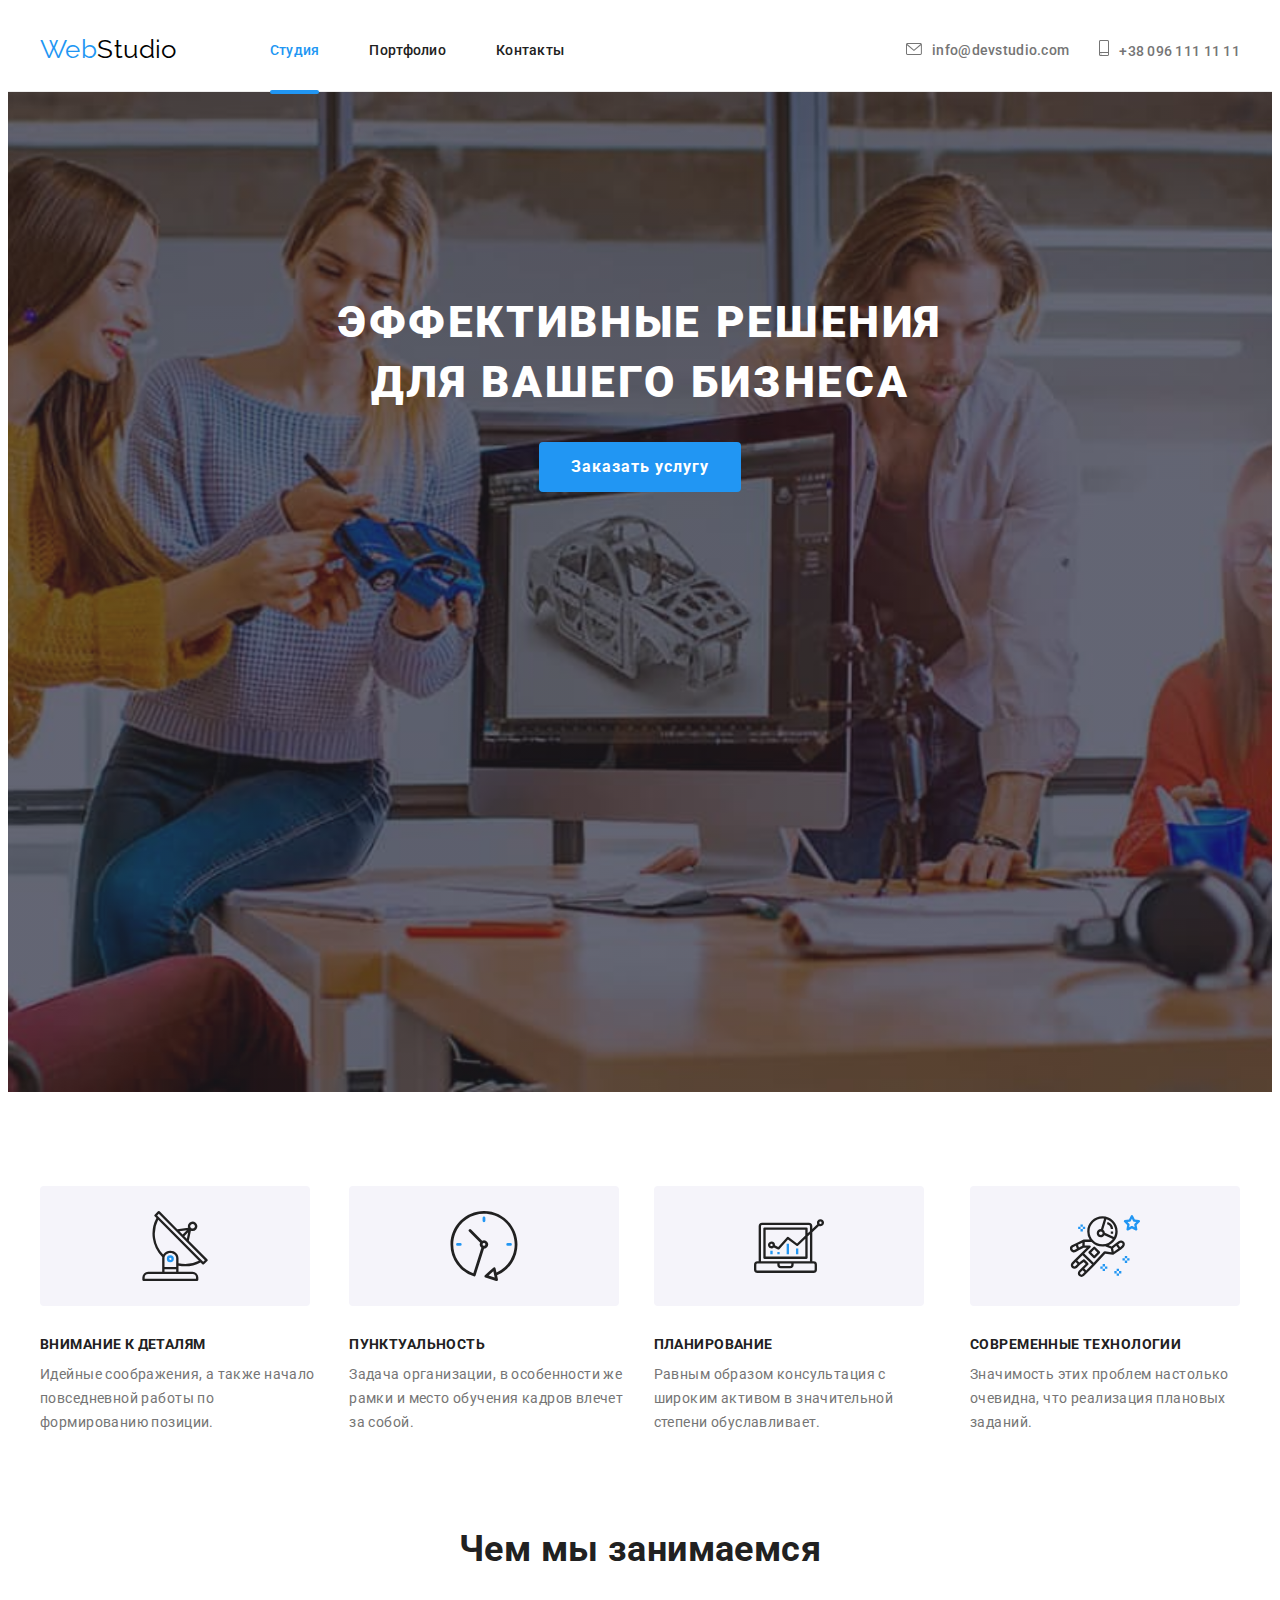
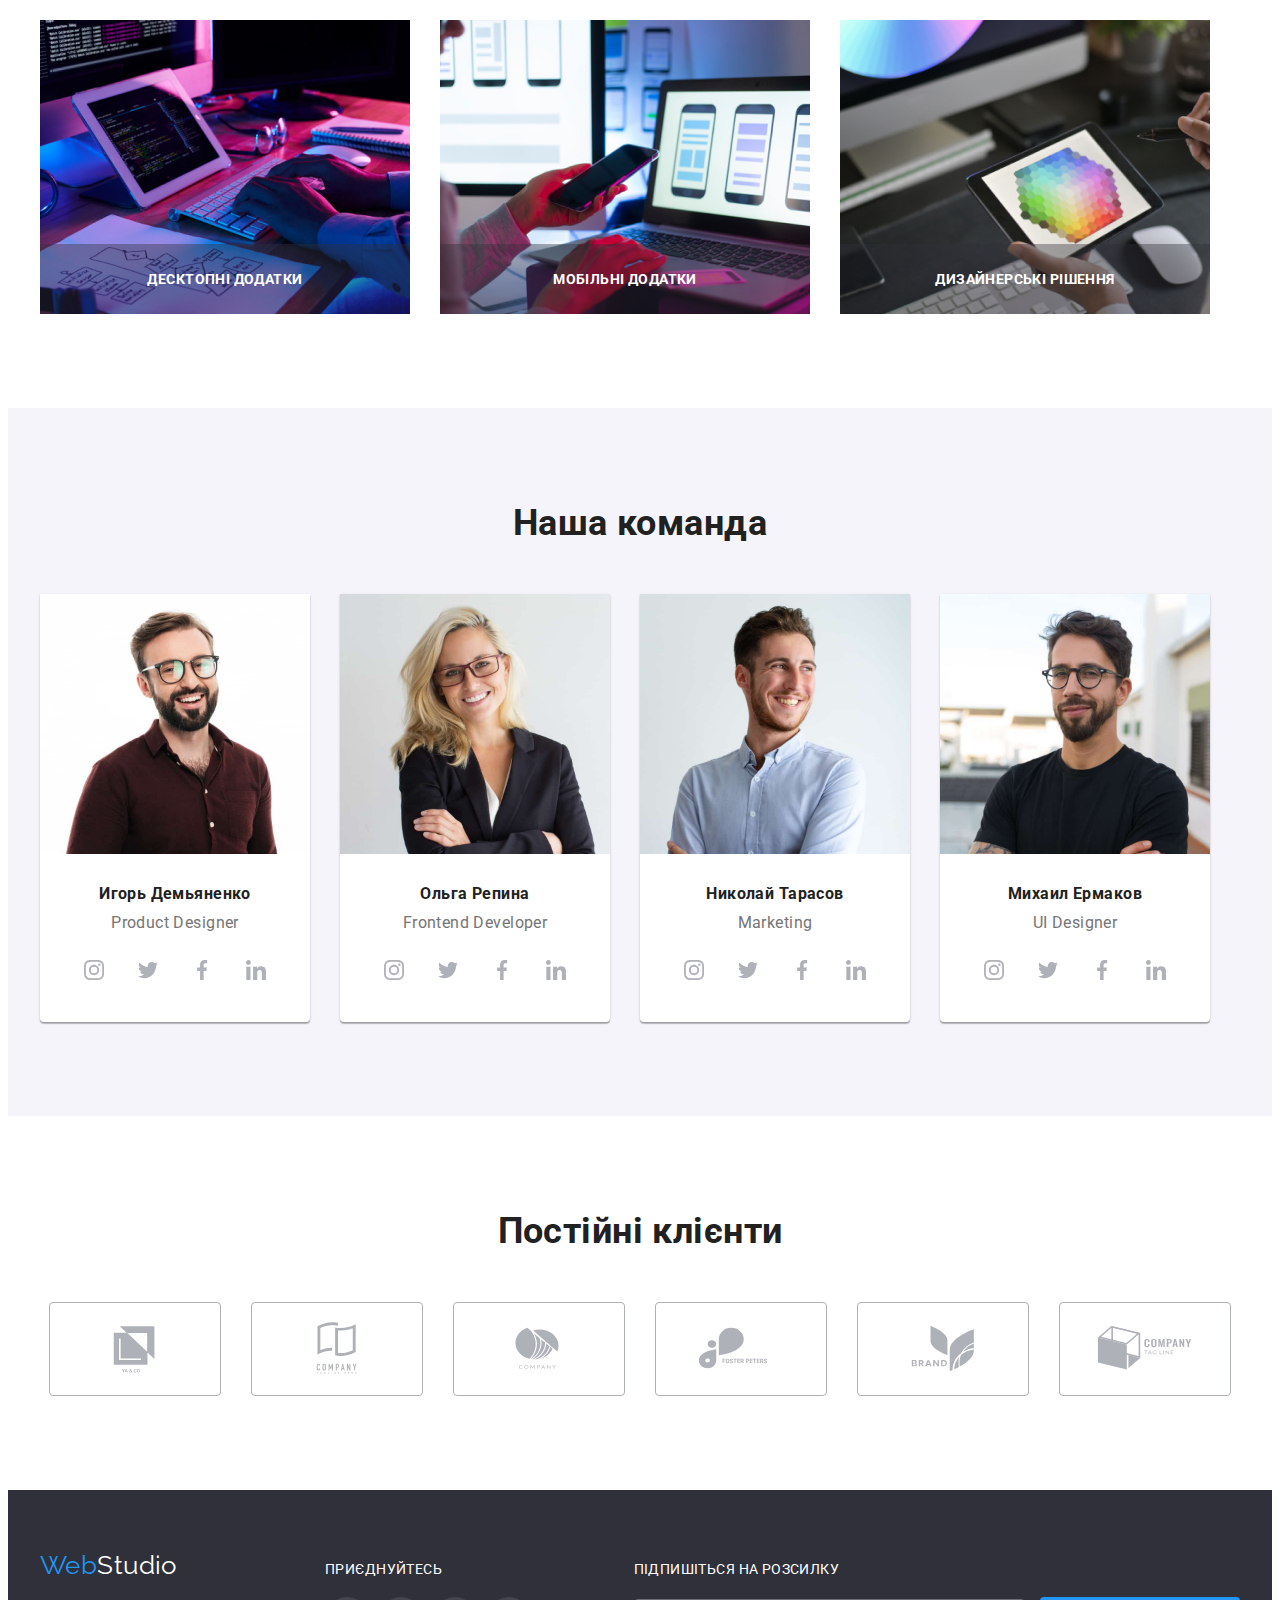
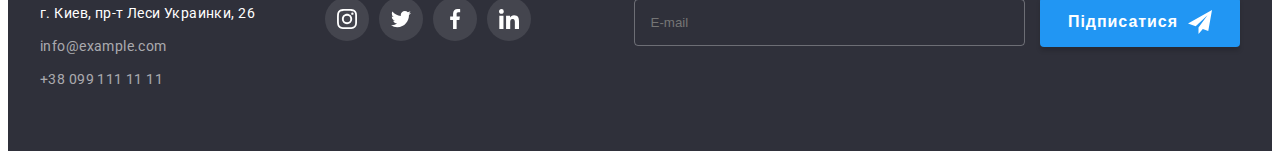
<file: index.html>
<!DOCTYPE html>
<html lang="ru">
  <head>
    <meta charset="UTF-8" />
    <meta http-equiv="X-UA-Compatible" content="IE=edge" />
    <meta name="viewport" content="width=device-width, initial-scale=1.0" />
    <title>WebStudio</title>

    <!--------------------  Font  ------------------------------------>
    <link rel="preconnect" href="https://fonts.googleapis.com" />
    <link rel="preconnect" href="https://fonts.gstatic.com" crossorigin />
    <link
      href="https://fonts.googleapis.com/css2?family=Raleway:wght@700&family=Roboto:wght@400;500;700;900&display=swap"
      rel="stylesheet"
    />

    <!-------------------  Normalize ---------------------------------------->
    <link
      rel="stylesheet"
      href="https://cdnjs.cloudflare.com/ajax/libs/modern-normalize/1.1.0/modern-normalize.min.css"
      integrity="sha512-wpPYUAdjBVSE4KJnH1VR1HeZfpl1ub8YT/NKx4PuQ5NmX2tKuGu6U/JRp5y+Y8XG2tV+wKQpNHVUX03MfMFn9Q=="
      crossorigin="anonymous"
      referrerpolicy="no-referrer"
    />

    <!------------------  Custom styles -------------------------------------------------->

    <link rel="stylesheet" href="./css/main.min.css" />
    <!-- <link rel="stylesheet" href="./css/styles.css" /> -->
  </head>

  <body data-page>
    <!----------------------------  header  -------------------------------------------------->

    <header class="header">
      <div class="header__container container">
        <nav class="nav header__nav">
          <a class="logo logo--black link" href="./index.html"
            ><span class="logo">Web</span>Studio</a
          >
          <ul class="nav__list list">
            <li class="nav__item">
              <a class="nav__link nav__link--active link" href="./index.html">Студия</a>
            </li>
            <li class="nav__item">
              <a class="nav__link link" href="./portfolio.html">Портфолио</a>
            </li>
            <li class="nav__item"><a class="nav__link link" href="#">Контакты</a></li>
          </ul>
        </nav>

        <ul class="contacts-list list">
          <li class="contacts-list__item">
            <a class="contacts-list__link link" href="mail:info@devstudio.com">
              <svg class="contacts-list__icon" width="16" height="12">
                <use href="./images/icons.svg#envelope"></use></svg
              >info@devstudio.com</a
            >
          </li>
          <li class="contacts-list__item">
            <a class="contacts-list__link link" href="tel:+380961111111"
              ><svg class="contacts-list__icon" width="10" height="16">
                <use href="./images/icons.svg#smartphone"></use></svg
              >+38 096 111 11 11</a
            >
          </li>
        </ul>
      </div>
    </header>

    <main>
      <!----------------------  hero -------------------------------------->

      <section class="hero hero--section section">
        <div class="container">
          <span class="hero__images"></span>
          <h1 class="hero__title hero__title--position">Эффективные решения для вашего бизнеса</h1>
          <button class="btn__hero btn" type="button" data-modal-open>Заказать услугу</button>
        </div>
      </section>

      <!------------------------  features  ------------------------------------------->

      <section class="section">
        <div class="container">
          <h2 class="visually-hidden">Особенности</h2>

          <ul class="features list">
            <li class="features__item">
              <div class="features__image">
                <svg class="features__icon" width="70" height="70">
                  <use href="./images/icons.svg#antenna"></use>
                </svg>
              </div>
              <h3 class="subtittle--features subtittle">Внимание к деталям</h3>
              <p class="text-features">
                Идейные соображения, а также начало повседневной работы по формированию позиции.
              </p>
            </li>
            <li class="features__item">
              <div class="features__image">
                <svg class="features__icon" width="70" height="70">
                  <use href="./images/icons.svg#clock"></use>
                </svg>
              </div>
              <h3 class="subtittle--features subtittle">Пунктуальность</h3>
              <p class="text-features">
                Задача организации, в особенности же рамки и место обучения кадров влечет за собой.
              </p>
            </li>
            <li class="features__item">
              <div class="features__image">
                <svg class="features__icon" width="70" height="70">
                  <use href="./images/icons.svg#diagram"></use>
                </svg>
              </div>
              <h3 class="subtittle--features subtittle">Планирование</h3>
              <p class="text-features">
                Равным образом консультация с широким активом в значительной степени обуславливает.
              </p>
            </li>
            <li class="features__item">
              <div class="features__image">
                <svg class="features__icon" width="70" height="70">
                  <use href="./images/icons.svg#astronaut"></use>
                </svg>
              </div>
              <h3 class="subtittle--features subtittle">Современные технологии</h3>
              <p class="text-features">
                Значимость этих проблем настолько очевидна, что реализация плановых заданий.
              </p>
            </li>
          </ul>
        </div>
      </section>
      <!---------------------------- activities ------------------------------------->
      <section class="activities section">
        <div class="container">
          <h2 class="activities__uppertittle uppertittle">Чем мы занимаемся</h2>

          <ul class="activities__list list">
            <li class="activities__item">
              <img src="./images/box1.jpg" alt="проєктирование" width="370" />
              <div class="activities__div">
                <h3 class="subtittle subtittle--activities">Десктопні додатки</h3>
              </div>
            </li>
            <li class="activities__item">
              <img src="./images/box2.jpg" alt="мобильные приложения" width="370" />
              <div class="activities__div">
                <h3 class="subtittle subtittle--activities">Мобільні додатки</h3>
              </div>
            </li>
            <li class="activities__item">
              <img src="./images/box3.jpg" alt="дизайн" width="370" />
              <div class="activities__div">
                <h3 class="subtittle subtittle--activities">Дизайнерські рішення</h3>
              </div>
            </li>
          </ul>
        </div>
      </section>

      <!--------------------------  team  --------------------------------------->

      <section class="team section">
        <div class="container">
          <h2 class="team__uppertittle uppertittle">Наша команда</h2>

          <ul class="team__list list">
            <li class="team__item">
              <img src="./images/img1.jpg" alt="Product Designer" width="270" />
              <div class="team__card card">
                <h3 class="card__title card__title--name">Игорь Демьяненко</h3>
                <p class="card__title card__title--position">Product Designer</p>
                <ul class="social-list list">
                  <li class="social-list__item">
                    <a
                      class="social-list__link social-list__link--team link"
                      href=""
                      target="_blank"
                      rel="noopener nonereferre"
                      aria-label="instagram"
                    >
                      <svg class="social-list__icon" width="20" height="20">
                        <use href="./images/icons.svg#instagram"></use></svg
                    ></a>
                  </li>
                  <li class="social-list__item">
                    <a
                      class="social-list__link social-list__link--team link"
                      href=""
                      target="_blank"
                      rel="noopener nonereferre"
                      aria-label="twitter"
                    >
                      <svg class="social-list__icon" width="20" height="20">
                        <use href="./images/icons.svg#twitter"></use></svg
                    ></a>
                  </li>
                  <li class="social-list__item">
                    <a
                      class="social-list__link social-list__link--team link"
                      href=""
                      target="_blank"
                      rel="noopener nonereferre"
                      aria-label="facebook"
                    >
                      <svg class="social-list__icon" width="20" height="20">
                        <use href="./images/icons.svg#facebook"></use></svg
                    ></a>
                  </li>
                  <li class="social-list__item">
                    <a
                      class="social-list__link social-list__link--team link"
                      href=""
                      target="_blank"
                      rel="noopener nonereferre"
                      aria-label="linkedin"
                      ><svg class="social-list__icon" width="20" height="20">
                        <use href="./images/icons.svg#linkedin"></use></svg
                    ></a>
                  </li>
                </ul>
              </div>
            </li>
            <li class="team__item">
              <img src="./images/img2.jpg" alt="Frontend Developer" width="270" />
              <div class="team__card card">
                <h3 class="card__title card__title--name">Ольга Репина</h3>
                <p class="card__title card__title--position">Frontend Developer</p>
                <ul class="social-list list">
                  <li class="social-list__item">
                    <a
                      class="social-list__link social-list__link--team link"
                      href=""
                      target="_blank"
                      rel="noopener nonereferre"
                      aria-label="instagram"
                    >
                      <svg class="social-list__icon" width="20" height="20">
                        <use href="./images/icons.svg#instagram"></use></svg
                    ></a>
                  </li>
                  <li class="social-list__item">
                    <a
                      class="social-list__link social-list__link--team link"
                      href=""
                      target="_blank"
                      rel="noopener nonereferre"
                      aria-label="twitter"
                    >
                      <svg class="social-list__icon" width="20" height="20">
                        <use href="./images/icons.svg#twitter"></use></svg
                    ></a>
                  </li>
                  <li class="social-list__item">
                    <a
                      class="social-list__link social-list__link--team link"
                      href=""
                      target="_blank"
                      rel="noopener nonereferre"
                      aria-label="facebook"
                    >
                      <svg class="social-list__icon" width="20" height="20">
                        <use href="./images/icons.svg#facebook"></use></svg
                    ></a>
                  </li>
                  <li class="social-list__item">
                    <a
                      class="social-list__link social-list__link--team link"
                      href=""
                      target="_blank"
                      rel="noopener nonereferre"
                      aria-label="linkedin"
                      ><svg class="social-list__icon" width="20" height="20">
                        <use href="./images/icons.svg#linkedin"></use></svg
                    ></a>
                  </li>
                </ul>
              </div>
            </li>
            <li class="team__item">
              <img src="./images/img3.jpg" alt="Marketing" width="270" />
              <div class="team__card card">
                <h3 class="card__title card__title--name">Николай Тарасов</h3>
                <p class="card__title card__title--position">Marketing</p>
                <ul class="social-list list">
                  <li class="social-list__item">
                    <a
                      class="social-list__link social-list__link--team link"
                      href=""
                      target="_blank"
                      rel="noopener nonereferre"
                      aria-label="instagram"
                    >
                      <svg class="social-list__icon" width="20" height="20">
                        <use href="./images/icons.svg#instagram"></use></svg
                    ></a>
                  </li>
                  <li class="social-list__item">
                    <a
                      class="social-list__link social-list__link--team link"
                      href=""
                      target="_blank"
                      rel="noopener nonereferre"
                      aria-label="twitter"
                    >
                      <svg class="social-list__icon" width="20" height="20">
                        <use href="./images/icons.svg#twitter"></use></svg
                    ></a>
                  </li>
                  <li class="social-list__item">
                    <a
                      class="social-list__link social-list__link--team link"
                      href=""
                      target="_blank"
                      rel="noopener nonereferre"
                      aria-label="facebook"
                    >
                      <svg class="social-list__icon" width="20" height="20">
                        <use href="./images/icons.svg#facebook"></use></svg
                    ></a>
                  </li>
                  <li class="social-list__item">
                    <a
                      class="social-list__link social-list__link--team link"
                      href=""
                      target="_blank"
                      rel="noopener nonereferre"
                      aria-label="linkedin"
                      ><svg class="social-list__icon" width="20" height="20">
                        <use href="./images/icons.svg#linkedin"></use></svg
                    ></a>
                  </li>
                </ul>
              </div>
            </li>
            <li class="team__item">
              <img src="./images/img4.jpg" alt="UI Designer" width="270" />
              <div class="team__card card">
                <h3 class="card__title card__title--name">Михаил Ермаков</h3>
                <p class="card__title card__title--position">UI Designer</p>
                <ul class="social-list list">
                  <li class="social-list__item">
                    <a
                      class="social-list__link social-list__link--team link"
                      href=""
                      target="_blank"
                      rel="noopener nonereferre"
                      aria-label="instagram"
                    >
                      <svg class="social-list__icon" width="20" height="20">
                        <use href="./images/icons.svg#instagram"></use></svg
                    ></a>
                  </li>
                  <li class="social-list__item">
                    <a
                      class="social-list__link social-list__link--team link"
                      href=""
                      target="_blank"
                      rel="noopener nonereferre"
                      aria-label="twitter"
                    >
                      <svg class="social-list__icon" width="20" height="20">
                        <use href="./images/icons.svg#twitter"></use></svg
                    ></a>
                  </li>
                  <li class="social-list__item">
                    <a
                      class="social-list__link social-list__link--team link"
                      href=""
                      target="_blank"
                      rel="noopener nonereferre"
                      aria-label="facebook"
                    >
                      <svg class="social-list__icon" width="20" height="20">
                        <use href="./images/icons.svg#facebook"></use></svg
                    ></a>
                  </li>
                  <li class="social-list__item">
                    <a
                      class="social-list__link social-list__link--team link"
                      href=""
                      target="_blank"
                      rel="noopener nonereferre"
                      aria-label="linkedin"
                      ><svg class="social-list__icon" width="20" height="20">
                        <use href="./images/icons.svg#linkedin"></use></svg
                    ></a>
                  </li>
                </ul>
              </div>
            </li>
          </ul>
        </div>
      </section>

      <!-- clients -->

      <section class="section">
        <div class="clients container">
          <h2 class="clients__uppertittle uppertittle">Постійні клієнти</h2>
          <ul class="clients__list list">
            <li class="clients__item">
              <a
                class="clients__link link"
                href=""
                target="_blank"
                rel="noopener nonereferre"
                aria-label="YA&CO"
                ><svg class="clients__icon" width="106" height="60">
                  <use href="./images/icons.svg#logo1"></use></svg
              ></a>
            </li>
            <li class="clients__item">
              <a
                class="clients__link link"
                href=""
                target="_blank"
                rel="noopener nonereferre"
                aria-label="flag"
                ><svg class="clients__icon" width="106" height="60">
                  <use href="./images/icons.svg#logo2"></use></svg
              ></a>
            </li>
            <li class="clients__item">
              <a
                class="clients__link link"
                href=""
                target="_blank"
                rel="noopener nonereferre"
                aria-label="shell"
                ><svg class="clients__icon" width="106" height="60">
                  <use href="./images/icons.svg#logo3"></use></svg
              ></a>
            </li>
            <li class="clients__item">
              <a
                class="clients__link link"
                href=""
                target="_blank"
                rel="noopener nonereferre"
                aria-label="butterfly"
                ><svg class="clients__icon" width="106" height="60">
                  <use href="./images/icons.svg#logo4"></use></svg
              ></a>
            </li>
            <li class="clients__item">
              <a
                class="clients__link link"
                href=""
                target="_blank"
                rel="noopener nonereferre"
                aria-label="leaf"
                ><svg class="clients__icon" width="106" height="60">
                  <use href="./images/icons.svg#logo5"></use></svg
              ></a>
            </li>
            <li class="clients__item">
              <a
                class="clients__link link"
                href=""
                target="_blank"
                rel="noopener nonereferre"
                aria-label="box"
                ><svg class="clients__icon" width="106" height="60">
                  <use href="./images/icons.svg#logo6"></use></svg
              ></a>
            </li>
          </ul>
        </div>
      </section>
    </main>

    <!------------------------Footer------------------------------------>

    <footer class="footer-section">
      <div class="container footer">
        <div class="footer__contacts">
          <a class="logo logo--white link" href="./index.html"
            ><span class="logo">Web</span>Studio</a
          >
          <address class="footer__address">
            <ul class="footer__list list">
              <li class="footer__item">
                <a
                  class="footer__link--location footer__link link"
                  target="_blank"
                  rel="noopener noreferrer"
                  href="https://goo.gl/maps/SqduPQ5yzWcNrS9j9"
                  >г. Киев, пр-т Леси Украинки, 26</a
                >
              </li>
              <li class="footer__item">
                <a class="footer__link--contacts footer__link link" href="mailto:info@example.com"
                  >info@example.com</a
                >
              </li>
              <li class="footer__item">
                <a class="footer__link--contacts footer__link link" href="tel:+380991111111"
                  >+38 099 111 11 11</a
                >
              </li>
            </ul>
          </address>
        </div>

        <!----------------------  footer--social  --------------------------------->

        <div class="footer__social">
          <p class="footer__social-subtittle subtittle--social subtittle">приєднуйтесь</p>
          <ul class="social-list list">
            <li class="social-list__item">
              <a
                class="social-list__link social-list__link--footer link"
                href=""
                target="_blank"
                rel="noopener nonereferre"
                aria-label="instagram"
              >
                <svg class="social-list__icon" width="20" height="20">
                  <use href="./images/icons.svg#instagram"></use></svg
              ></a>
            </li>
            <li class="social-list__item">
              <a
                class="social-list__link social-list__link--footer link"
                href=""
                target="_blank"
                rel="noopener nonereferre"
                aria-label="twitter"
              >
                <svg class="social-list__icon" width="20" height="20">
                  <use href="./images/icons.svg#twitter"></use></svg
              ></a>
            </li>
            <li class="social-list__item">
              <a
                class="social-list__link social-list__link--footer link"
                href=""
                target="_blank"
                rel="noopener nonereferre"
                aria-label="facebook"
              >
                <svg class="social-list__icon" width="20" height="20">
                  <use href="./images/icons.svg#facebook"></use></svg
              ></a>
            </li>
            <li class="social-list__item">
              <a
                class="social-list__link social-list__link--footer link"
                href=""
                target="_blank"
                rel="noopener nonereferre"
                aria-label="linkedin"
                ><svg class="social-list__icon" width="20" height="20">
                  <use href="./images/icons.svg#linkedin"></use></svg
              ></a>
            </li>
          </ul>
        </div>

        <!-----------------------  footer-form  ---------------------------------->

        <div class="footer__form">
          <p class="footer__form-subtittle subtittle--form subtittle">Підпишіться на розсилку</p>
          <form class="footer__form-blok" autocomplete="off" novalidate>
            <label class="footer__form-label" for="user_email">
              <input
                class="footer__form-input--email"
                type="email"
                name="email"
                placeholder="E-mail"
                required
            /></label>
            <button class="footer__form-button btn-footer" type="submit">
              <svg class="footer__form-icon--send" width="24" height="24">
                <use href="./images/icons.svg#footersend"></use></svg
              >Підписатися
            </button>
          </form>
        </div>
      </div>
    </footer>

    <!-- Modal window -->

    <div class="backdrop is-hidden" data-modal>
      <div class="modal">
        <button class="btn-modal" data-modal-close>
          <svg class="btn-modal__icon" width="18" height="18">
            <use href="./images/icons.svg#close"></use>
          </svg>
        </button>

        <form class="modal_register register-form">
          <strong class="register-form__title title-register-form"
            >Залиште свої дані, ми вам передзвонимо</strong
          >

          <div class="register-form__group" role="group">
            <lable class="register-form__wrap">
              <span class="register-form__label">Ім'я</span>
              <input class="register-form__input" type="text" name="user-name" required />
              <svg class="register-form__icon" width="18" height="18">
                <use href="./images/icons.svg#modalperson"></use>
              </svg>
            </lable>

            <lable class="register-form__wrap">
              <span class="register-form__label">Телефон</span>
              <input class="register-form__input" type="tel" name="user-tel" required />
              <svg class="register-form__icon" width="18" height="18">
                <use href="./images/icons.svg#modalphon"></use>
              </svg>
            </lable>

            <lable class="register-form__wrap">
              <span class="register-form__label">Пошта</span>
              <input class="register-form__input" type="email" name="user-email" required />
              <svg class="register-form__icon" width="18" height="18">
                <use href="./images/icons.svg#modalemail"></use>
              </svg>
            </lable>

            <span class="register-form__label">Коментар</span>
            <textarea
              class="register-form__message"
              name=""
              rows="5"
              placeholder="Введіть текст"
            ></textarea>
          </div>

          <label class="register-form__agreement agreement-form">
            <input
              class="agreement-form__checkbox visually-hidden"
              type="checkbox"
              name="agreement"
              required
            />
            <svg class="agreement-form__icon icon-agreement" width="16" height="15">
              <use class="icon-agreement__form-uncheck" href="./images/icons.svg#modalquadro"></use>
              <use
                class="icon-agreement__form-check"
                href="./images/icons.svg#modalquadrovector"
              ></use>
            </svg>
            <span class="agreement-form__text text-agreement"
              >Погоджуюся з розсилкою та приймаю<a class="text-agreement__link" href=""
                >Умови договору</a
              ></span
            >
          </label>

          <button class="btn-register-form" type="submit">Відправити</button>
        </form>
      </div>
    </div>

    <!--<script src="./header-scroll.js"></script> -->
    <script src="./modal.js"></script>
  </body>
</html>
</file>
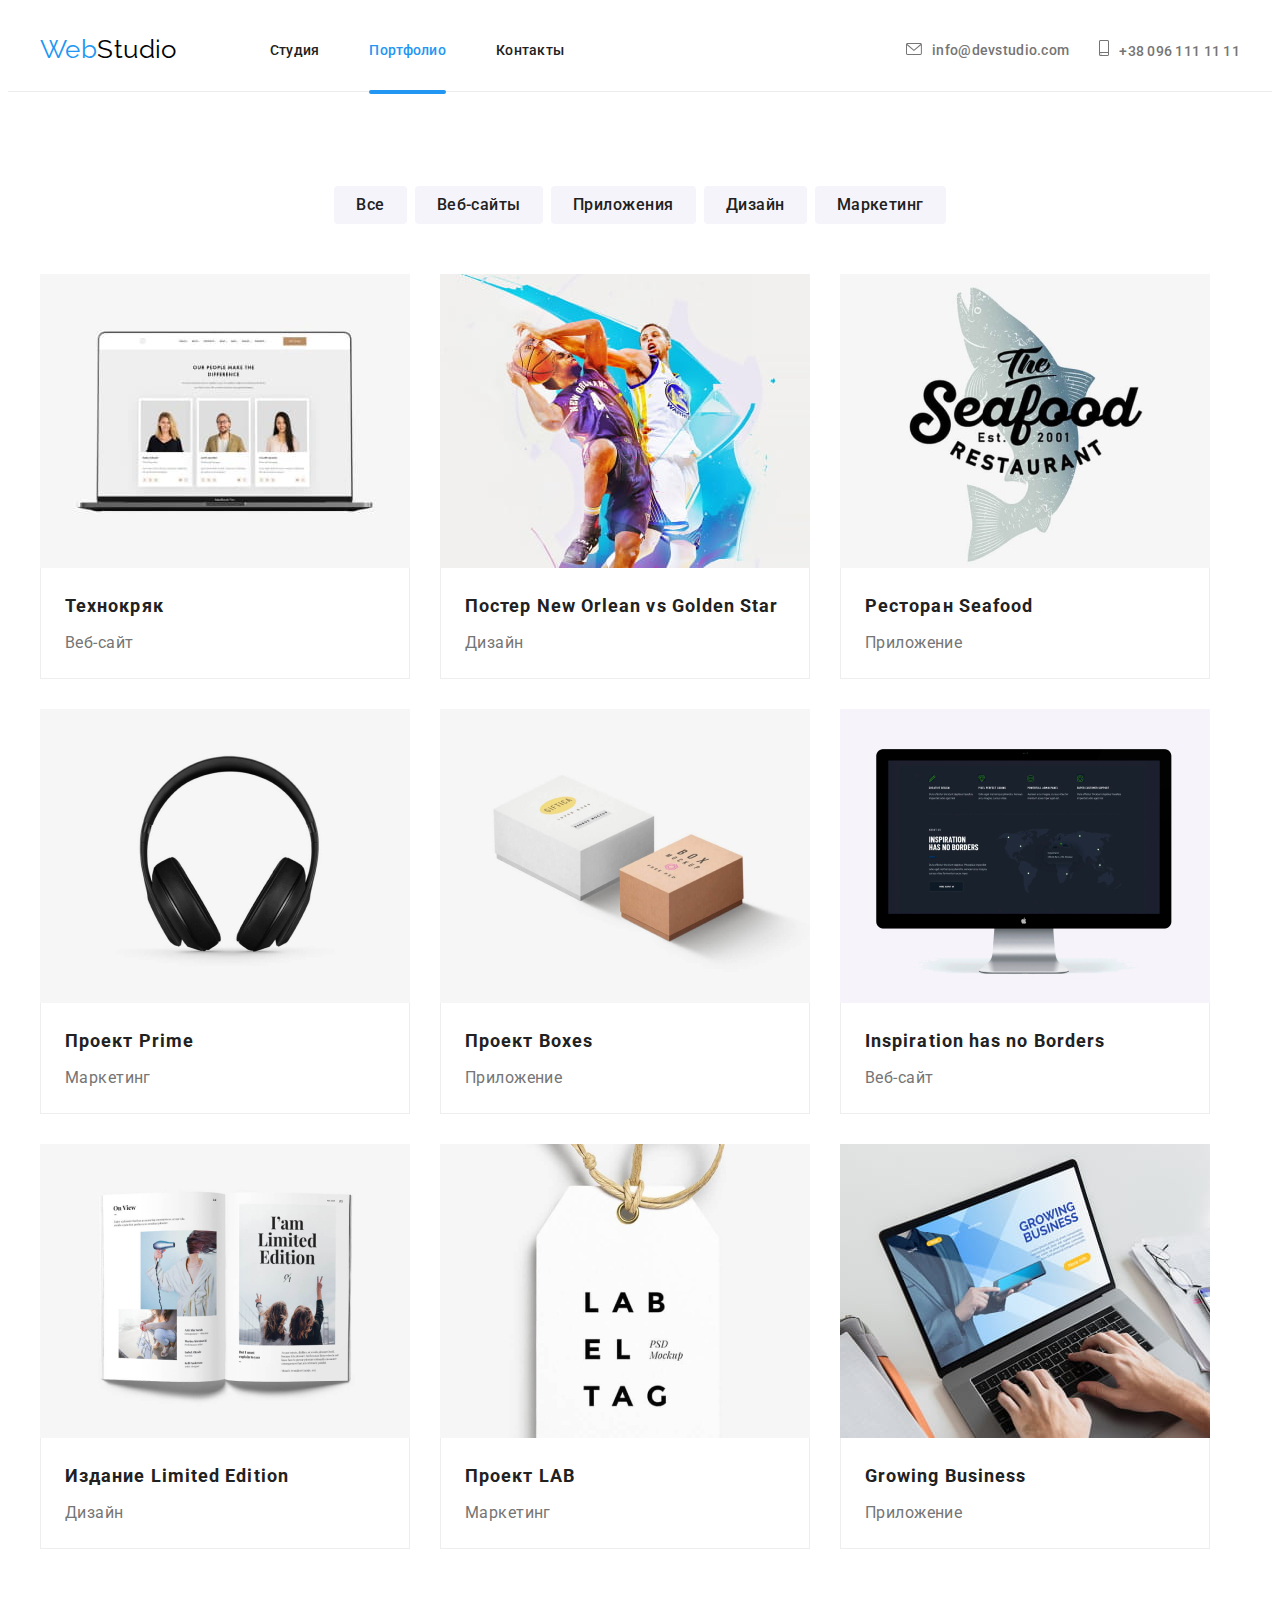
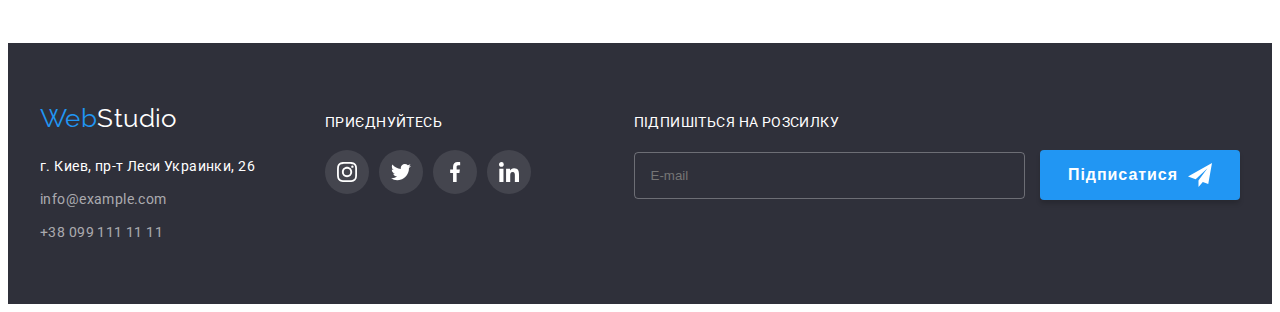
<file: portfolio.html>
<!DOCTYPE html>
<html lang="ru">
  <head>
    <meta charset="UTF-8" />
    <meta http-equiv="X-UA-Compatible" content="IE=edge" />
    <meta name="viewport" content="width=device-width, initial-scale=1.0" />
    <title>WebStudio Portfolio</title>

    <!-----------------------  Font ----------------------------------------->

    <link rel="preconnect" href="https://fonts.googleapis.com" />
    <link rel="preconnect" href="https://fonts.gstatic.com" crossorigin />
    <link
      href="https://fonts.googleapis.com/css2?family=Raleway:wght@700&family=Roboto:wght@400;500;700;900&display=swap"
      rel="stylesheet"
    />

    <!------------------------  Normalize ------------------------------------->
    <link
      rel="stylesheet"
      href="https://cdnjs.cloudflare.com/ajax/libs/modern-normalize/1.1.0/modern-normalize.min.css"
      integrity="sha512-wpPYUAdjBVSE4KJnH1VR1HeZfpl1ub8YT/NKx4PuQ5NmX2tKuGu6U/JRp5y+Y8XG2tV+wKQpNHVUX03MfMFn9Q=="
      crossorigin="anonymous"
      referrerpolicy="no-referrer"
    />

    <!------------------------  Custom styles --------------------------------->

    <link rel="stylesheet" href="./css/main.min.css" />
    <link rel="stylesheet" href="./css/styles.css" />
  </head>

  <body>
    <!----------------------------  header  -------------------------------------------------->

    <header class="header">
      <div class="header__container container">
        <nav class="nav header__nav">
          <a class="logo logo--black link" href="./index.html"
            ><span class="logo">Web</span>Studio</a
          >
          <ul class="nav__list list">
            <li class="nav__item">
              <a class="nav__link link" href="./index.html">Студия</a>
            </li>
            <li class="nav__item">
              <a class="nav__link nav__link--active link" href="./portfolio.html">Портфолио</a>
            </li>
            <li class="nav__item"><a class="nav__link link" href="#">Контакты</a></li>
          </ul>
        </nav>

        <ul class="contacts-list list">
          <li class="contacts-list__item">
            <a class="contacts-list__link link" href="mail:info@devstudio.com">
              <svg class="contacts-list__icon" width="16" height="12">
                <use href="./images/icons.svg#envelope"></use></svg
              >info@devstudio.com</a
            >
          </li>
          <li class="contacts-list__item">
            <a class="contacts-list__link link" href="tel:+380961111111"
              ><svg class="contacts-list__icon" width="10" height="16">
                <use href="./images/icons.svg#smartphone"></use></svg
              >+38 096 111 11 11</a
            >
          </li>
        </ul>
      </div>
    </header>

    <!---------------------------  Portfolio  ------------------------------->

    <main>
      <section class="section-portfolio section">
        <div class="container">
          <!---------------    Portfolio navigation   ------------------------------->

          <h1 class="visually-hidden">Portfolio</h1>

          <ul class="portfolio-nav portfolio-nav list">
            <li>
              <button class="portfolio-nav__btn btn" type="button">Все</button>
            </li>
            <li>
              <button class="portfolio-nav__btn btn" type="button">Веб-сайты</button>
            </li>
            <li>
              <button class="portfolio-nav__btn btn" type="button">Приложения</button>
            </li>
            <li>
              <button class="portfolio-nav__btn btn" type="button">Дизайн</button>
            </li>
            <li>
              <button class="portfolio-nav__btn btn" type="button">Маркетинг</button>
            </li>
          </ul>

          <!--------------  Portfolio  ---------------------------------------->

          <ul class="portfolio list">
            <li class="portfolio__item">
              <a class="portfolio__link link" href="">
                <div class="portfolio__overlay-out">
                  <img src="./images/img.prtfl.jpg" alt="Технокряк" width="370" />
                  <div class="portfolio__overlay">
                    <p class="text-overlay-portfolio">
                      Ресурс пропонує комплексні пропозиції з різним рівнем функціоналу та сервісів.
                      Все це дозволить відвідувачу отримати вичерпні відомості про компанію чи
                      приватну особу.
                    </p>
                  </div>
                </div>
                <div class="porfolio__contents">
                  <h2 class="portfolio__title title-portfolio">Технокряк</h2>
                  <p class="text-portfolio">Веб-сайт</p>
                </div>
              </a>
            </li>
            <li class="portfolio__item">
              <a class="portfolio__link link" href="">
                <div class="portfolio__overlay-out">
                  <img
                    src="./images/img.prtfl.1.jpg"
                    alt="Постер New Orlean vs Golden Star"
                    width="370"
                  />
                  <div class="portfolio__overlay">
                    <p class="text-overlay-portfolio">
                      Ресурс пропонує комплексні пропозиції з різним рівнем функціоналу та сервісів.
                      Все це дозволить відвідувачу отримати вичерпні відомості про компанію чи
                      приватну особу.
                    </p>
                  </div>
                </div>

                <div class="porfolio__contents">
                  <h2 class="portfolio__title title-portfolio">Постер New Orlean vs Golden Star</h2>
                  <p class="text-portfolio">Дизайн</p>
                </div></a
              >
            </li>
            <li class="portfolio__item">
              <a class="portfolio__link link" href="">
                <div class="portfolio__overlay-out">
                  <img src="./images/img.prtfl.2.jpg" alt="Ресторан Seafood" width="370" />
                  <div class="portfolio__overlay">
                    <p class="text-overlay-portfolio">
                      Ресурс пропонує комплексні пропозиції з різним рівнем функціоналу та сервісів.
                      Все це дозволить відвідувачу отримати вичерпні відомості про компанію чи
                      приватну особу.
                    </p>
                  </div>
                </div>
                <div class="porfolio__contents">
                  <h2 class="portfolio__title title-portfolio">Ресторан Seafood</h2>
                  <p class="text-portfolio">Приложение</p>
                </div></a
              >
            </li>
            <li class="portfolio__item">
              <a class="portfolio__link link" href="">
                <div class="portfolio__overlay-out">
                  <img src="./images/img.prtfl.3.jpg" alt="Проект Prime" width="370" />
                  <div class="portfolio__overlay">
                    <p class="text-overlay-portfolio">
                      Ресурс пропонує комплексні пропозиції з різним рівнем функціоналу та сервісів.
                      Все це дозволить відвідувачу отримати вичерпні відомості про компанію чи
                      приватну особу.
                    </p>
                  </div>
                </div>

                <div class="porfolio__contents">
                  <h2 class="portfolio__title title-portfolio">Проект Prime</h2>
                  <p class="text-portfolio">Маркетинг</p>
                </div></a
              >
            </li>
            <li class="portfolio__item">
              <a class="portfolio__link link" href="">
                <div class="portfolio__overlay-out">
                  <img src="./images/img.prtfl.4.jpg" alt="Проект Boxes" width="370" />
                  <div class="portfolio__overlay">
                    <p class="text-overlay-portfolio">
                      Ресурс пропонує комплексні пропозиції з різним рівнем функціоналу та сервісів.
                      Все це дозволить відвідувачу отримати вичерпні відомості про компанію чи
                      приватну особу.
                    </p>
                  </div>
                </div>

                <div class="porfolio__contents">
                  <h2 class="portfolio__title title-portfolio">Проект Boxes</h2>
                  <p class="text-portfolio">Приложение</p>
                </div></a
              >
            </li>
            <li class="portfolio__item">
              <a class="portfolio__link link" href="">
                <div class="portfolio__overlay-out">
                  <img
                    src="./images/img.prtfl.5.jpg"
                    alt="Inspiration has no Borders"
                    width="370"
                  />
                  <div class="portfolio__overlay">
                    <p class="text-overlay-portfolio">
                      Ресурс пропонує комплексні пропозиції з різним рівнем функціоналу та сервісів.
                      Все це дозволить відвідувачу отримати вичерпні відомості про компанію чи
                      приватну особу.
                    </p>
                  </div>
                </div>

                <div class="porfolio__contents">
                  <h2 class="portfolio__title title-portfolio">Inspiration has no Borders</h2>
                  <p class="text-portfolio">Веб-сайт</p>
                </div></a
              >
            </li>

            <li class="portfolio__item">
              <a class="portfolio__link link" href="">
                <div class="portfolio__overlay-out">
                  <img src="./images/img.prtfl.6.jpg" alt="Издание Limited Edition" width="370" />
                  <div class="portfolio__overlay">
                    <p class="text-overlay-portfolio">
                      Ресурс пропонує комплексні пропозиції з різним рівнем функціоналу та сервісів.
                      Все це дозволить відвідувачу отримати вичерпні відомості про компанію чи
                      приватну особу.
                    </p>
                  </div>
                </div>

                <div class="porfolio__contents">
                  <h2 class="portfolio__title title-portfolio">Издание Limited Edition</h2>
                  <p class="text-portfolio">Дизайн</p>
                </div></a
              >
            </li>
            <li class="portfolio__item">
              <a class="portfolio__link link" href="">
                <div class="portfolio__overlay-out">
                  <img src="./images/img.prtfl.7.jpg" alt="Проект LAB" width="370" />
                  <div class="portfolio__overlay">
                    <p class="text-overlay-portfolio">
                      Ресурс пропонує комплексні пропозиції з різним рівнем функціоналу та сервісів.
                      Все це дозволить відвідувачу отримати вичерпні відомості про компанію чи
                      приватну особу.
                    </p>
                  </div>
                </div>
                <div class="porfolio__contents">
                  <h2 class="portfolio__title title-portfolio">Проект LAB</h2>
                  <p class="text-portfolio">Маркетинг</p>
                </div></a
              >
            </li>
            <li class="portfolio__item">
              <a class="portfolio__link link" href="">
                <div class="portfolio__overlay-out">
                  <img src="./images/img.prtfl.8.jpg" alt="Growing Business" width="370" />
                  <div class="portfolio__overlay">
                    <p class="text-overlay-portfolio">
                      Ресурс пропонує комплексні пропозиції з різним рівнем функціоналу та сервісів.
                      Все це дозволить відвідувачу отримати вичерпні відомості про компанію чи
                      приватну особу.
                    </p>
                  </div>
                </div>
                <div class="porfolio__contents">
                  <h2 class="portfolio__title title-portfolio">Growing Business</h2>
                  <p class="text-portfolio">Приложение</p>
                </div></a
              >
            </li>
          </ul>
        </div>
      </section>
    </main>

    <!------------------------Footer------------------------------------>

    <footer class="footer-section">
      <div class="container footer">
        <div class="footer__contacts">
          <a class="logo logo--white link" href="./index.html"
            ><span class="logo">Web</span>Studio</a
          >
          <address class="footer__address">
            <ul class="footer__list list">
              <li class="footer__item">
                <a
                  class="footer__link--location footer__link link"
                  target="_blank"
                  rel="noopener noreferrer"
                  href="https://goo.gl/maps/SqduPQ5yzWcNrS9j9"
                  >г. Киев, пр-т Леси Украинки, 26</a
                >
              </li>
              <li class="footer__item">
                <a class="footer__link--contacts footer__link link" href="mailto:info@example.com"
                  >info@example.com</a
                >
              </li>
              <li class="footer__item">
                <a class="footer__link--contacts footer__link link" href="tel:+380991111111"
                  >+38 099 111 11 11</a
                >
              </li>
            </ul>
          </address>
        </div>

        <!----------------------  footer--social  --------------------------------->

        <div class="footer__social">
          <p class="footer__social-subtittle subtittle--social subtittle">приєднуйтесь</p>
          <ul class="social-list list">
            <li class="social-list__item">
              <a
                class="social-list__link social-list__link--footer link"
                href=""
                target="_blank"
                rel="noopener nonereferre"
                aria-label="instagram"
              >
                <svg class="social-list__icon" width="20" height="20">
                  <use href="./images/icons.svg#instagram"></use></svg
              ></a>
            </li>
            <li class="social-list__item">
              <a
                class="social-list__link social-list__link--footer link"
                href=""
                target="_blank"
                rel="noopener nonereferre"
                aria-label="twitter"
              >
                <svg class="social-list__icon" width="20" height="20">
                  <use href="./images/icons.svg#twitter"></use></svg
              ></a>
            </li>
            <li class="social-list__item">
              <a
                class="social-list__link social-list__link--footer link"
                href=""
                target="_blank"
                rel="noopener nonereferre"
                aria-label="facebook"
              >
                <svg class="social-list__icon" width="20" height="20">
                  <use href="./images/icons.svg#facebook"></use></svg
              ></a>
            </li>
            <li class="social-list__item">
              <a
                class="social-list__link social-list__link--footer link"
                href=""
                target="_blank"
                rel="noopener nonereferre"
                aria-label="linkedin"
                ><svg class="social-list__icon" width="20" height="20">
                  <use href="./images/icons.svg#linkedin"></use></svg
              ></a>
            </li>
          </ul>
        </div>

        <!-----------------------  footer-form  ---------------------------------->

        <div class="footer__form">
          <p class="footer__form-subtittle subtittle--form subtittle">Підпишіться на розсилку</p>
          <form class="footer__form-blok" autocomplete="off" novalidate>
            <label class="footer__form-label" for="user_email">
              <input
                class="footer__form-input--email"
                type="email"
                name="email"
                placeholder="E-mail"
                required
            /></label>
            <button class="footer__form-button btn-footer" type="submit">
              <svg class="footer__form-icon--send" width="24" height="24">
                <use href="./images/icons.svg#footersend"></use></svg
              >Підписатися
            </button>
          </form>
        </div>
      </div>
    </footer>
  </body>
</html>
</file>
<file: css/styles.css>
/*
:root {
 
  --main-font: 'Roboto', sans-serif;
  --secondary-font: 'Raleway', sans-serif;

  --btn-txt-cl: #ffffff;
  --main-txt-cl: #212121;
  --hdr-cntcts-lst: #757575;
  --accent-txt-cl: #2196f3;
  
  --porfolio-border-img: #eeeeee;
  --logo-black: #000000;
  --btn-prtfl: #f5f4fa;
  --item-light: rgba(255, 255, 255, 0.6);
  --sctn-sntnc: #2f303a;
  --header-container-border: #ececec;
  --accent-txt-hvr-fcs-cl: #188ce8;
  --accent-social-link-light: #afb1b8;
  --accent-social-link-dark: rgba(255, 255, 255, 0.1);
  --clients-link: rgba(175, 177, 184, 1);

  --linear-gradient: rgba(47, 48, 58, 0.4);

  --backdrop: rgba(0, 0, 0, 0.2);
  --overlay-bgr-clr: rgba(33, 150, 243, 0.9);
  --border-footer-form: 1px solid rgba(255, 255, 255, 0.3);
  --modal-border: rgba(33, 33, 33, 0.2);

  
  --box-shadow-porfolio-btn: 0px 3px 1px rgba(0, 0, 0, 0.1), 0px 1px 2px rgba(0, 0, 0, 0.08),
    0px 2px 2px rgba(0, 0, 0, 0.12);
  --box-shadow-porfolio-list: 0px 1px 1px rgba(0, 0, 0, 0.12), 0px 4px 4px rgba(0, 0, 0, 0.06),
    1px 4px 6px rgba(0, 0, 0, 0.16);
  --modal-btn-box-shadow: 0px 4px 4px rgba(0, 0, 0, 0.15);

  --indent: 30px;
  --items: 3;
  --transition: 250ms cubic-bezier(0.4, 0, 0.2, 1);
  --transition-slow: 350ms cubic-bezier(0.4, 0, 0.2, 1);
}

*/

/* ----------------- base styles  --------------------------- */

/*
body {
  font-family: var(--main-font);
  color: var(--main-txt-cl);
  background-color: var(--btn-txt-cl);
  font-size: 14px;
  letter-spacing: 0.03em;
}

.no-scroll {
  overflow: hidden;
}
*/
/*-------------------- reset styles --------------------------- */

/*
h1,
h2,
h3,
h4,
h5,
h6,
p {
  margin: 0;
}

.link {
  text-decoration: none;
  color: currentColor;
}

.list {
  list-style: none;
  padding-left: 0;
  margin: 0;
}
*/

/*----------------------- basy styles  ---------------------------- */

/*
.container {
  width: 1200px;
  padding: 0 15px;
  margin: 0 auto;
  }
*/

/*
.visually-hidden {
  position: absolute;
  width: 1px;
  height: 1px;
  margin: -1px;
  border: 0;
  padding: 0;

  white-space: nowrap;
  clip-path: inset(100%);
  clip: rect(0 0 0 0);
  overflow: hidden;
}

*/

/*
img {
  display: block;
  max-width: 100%;
  height: auto;
}
*/

/*
address {
  font-style: normal;
}
*/

/*
.section {
  padding-top: 94px;
  padding-bottom: 94px;
}
*/

/*
.uppertittle {
  font-size: 36px;
  line-height: calc(42 / 36);
}
*/

/*
.subtittle {
  font-size: 14px;
  line-height: calc(16 / 14);
}
*/

/*
.btn {
  display: block;
  margin: 0 auto;

  cursor: pointer;
  border: none;
  border-radius: 4px;

  font-family: inherit;
  font-size: 16px;
}
*/

/*
.logo {
  font-family: 'Raleway';
  font-size: 26px;
  line-height: calc(31 / 26);

  color: var(--accent-txt-cl);
}

.logo--black {
  color: var(--logo-black);

  margin-right: 93px;
}

.logo--white {
  color: var(--btn-txt-cl);

  display: block;
  margin-bottom: 20px;
}
*/

/* -------------------  Header  ------------------------ */

/*
.header {
  border-bottom: 1px solid var(--header-container-border);
}

.header__container {
  display: flex;
}

.header__nav {
  display: flex;
  align-items: center;
  margin-right: auto;
}

.nav {
}

.nav__list {
  display: flex;
}

.nav__item {

  padding-top: 32px;
  padding-bottom: 32px;
  align-items: center;

  margin-right: 50px;
}

.nav__item:nth-last-child(1) {
  margin-right: 0;
}

.nav__link {
  font-weight: 500;
  font-size: 14px;
  line-height: calc(16 / 14);
  letter-spacing: 0.02em;
  cursor: pointer;

  position: relative;

  transition: color var(--transition);
}

.nav__link--active {
  color: var(--accent-txt-cl);
}
.nav__link--active::after {
  content: '';
  position: absolute;
  bottom: -36px;
  left: 0px;

  display: block;
  width: 100%;
  height: 4px;

  border-radius: 4px;
  background-color: var(--accent-txt-cl);
}

.nav__link:hover,
.nav__link:focus {
  color: var(--accent-txt-cl);
}

.contacts {
}

.contacts-list {
  display: flex;
}
.contacts-list__item {
  display: flex;
  padding-top: 32px;
  padding-bottom: 32px;
  align-items: center;

  margin-right: 30px;
}

.contacts-list__item:nth-last-child(1) {
  margin-right: 0;
}

.contacts-list__link {
  font-weight: 500;
  font-size: 14px;
  line-height: calc(16 / 14);
  letter-spacing: 0.02em;
  color: var(--hdr-cntcts-lst);

  cursor: pointer;

  transition: color var(--transition);
}

.contacts-list__link:hover,
.contacts-list__link:focus {
  color: var(--accent-txt-cl);
}

.contacts-list__icon {
  fill: currentColor;
  margin-right: 10px;
}

*/

/*  ---------------- hero  ---------------- */

/*
.hero {
}

.hero--section {
  max-width: 1600px;
  height: 600px;
  margin-left: auto;
  margin-right: auto;

  background-position: center;
  background-repeat: no-repeat;
  background-size: cover;
  background-color: var(--sctn-sntnc);
  padding-top: 200px;
  padding-bottom: 200px;
  background-image: linear-gradient(to right, var(--linear-gradient), var(--linear-gradient)),
    url('../images/hero.jpg');
}

.hero__images {
}

.hero__title {
  font-weight: 900;
  font-size: 44px;
  line-height: calc(60 / 44);
  text-align: center;
  letter-spacing: 0.06em;
  text-transform: uppercase;
  color: var(--btn-txt-cl);
}

.hero__title--position {
  width: 696px;
  margin: 0 auto;
  margin-bottom: 30px;
}

*/

/* ----------------- btn.scss -------------------- 
.btn__hero {
  font-weight: 700;
  line-height: calc(30 / 16);
  letter-spacing: 0.06em;
  color: var(--btn-txt-cl);
  background-color: var(--accent-txt-cl);

  padding: 10px 32px;

  transition: color var(--transition), background-color var(--transition);
}

.btn__hero:hover,
.btn__hero:focus {
  color: var(--btn-txt-cl);
  background-color: var(--accent-txt-hvr-fcs-cl);
}
*/

/*---------------------- features  -------------------*/

/*
.features {
  display: flex;
  gap: 30px;
}

.features__item {
}

.features__image {
  display: flex;
  align-items: center;
  justify-content: center;
  width: 270px;
  height: 120px;
  background-color: var(--btn-prtfl);
  border-radius: 4px;
  margin-bottom: 30px;
}
*/

.features__icon {
}

/*
.subtittle__features {
  text-transform: uppercase;
  margin-bottom: 10px;
}

*/

/*
.text-features {
  line-height: calc(24 / 14);
  color: var(--hdr-cntcts-lst);
}
*/

/*------------------------- activities -----------------*/

/*
.activities {
  padding-top: 0px;
}

.activities__uppertittle {
  text-align: center;
  margin-bottom: 50px;
}

.activities__list {
  display: flex;
  gap: 30px;
}

.activities__item {
  position: relative;
}

.activities__div {
  position: absolute;
  bottom: 0;
  right: 0;

  height: 70px;
  width: 100%;

  display: flex;
  align-items: center;
  justify-content: center;
  z-index: 1000;

  background: var(--linear-gradient);
}
*/

/*
.subtittle-activities {
  text-transform: uppercase;
  color: var(--btn-txt-cl);
}
*/

/*  -------------------- team --------------------*/

/*
.team {
  background-color: var(--btn-prtfl);
}

.team__uppertittle {
  text-align: center;
  margin-bottom: 50px;
}

.team__list {
  display: flex;
  gap: 30px;
}

.team__item {
  box-shadow: 0px 1px 3px rgba(0, 0, 0, 0.12), 0px 1px 1px rgba(0, 0, 0, 0.14),
    0px 2px 1px rgba(0, 0, 0, 0.2);
  border-radius: 0px 0px 4px 4px;
  background-color: var(--btn-txt-cl);
}

.team__card {
  text-align: center;
  padding: 30px 0;
}

*/

/*

.card {
}

.card__title {
  font-size: 16px;
  line-height: calc(19 / 16);
}

.card__title--name {
  margin-bottom: 10px;
}

.card__title--position {
  color: var(--hdr-cntcts-lst);
  margin-bottom: 16px;
}

*/

/*
.social-list {
  display: flex;
  align-items: center;
  justify-content: center;
  gap: 10px;
}

.social-list__item {
}

.social-list__link {
  display: flex;
  align-items: center;
  justify-content: center;
  width: 44px;
  height: 44px;
  border-radius: 50%;
}

.social-list__link--team {
  background-color: var(--btn-txt-cl);
  color: var(--accent-social-link-light);

  transition: color var(--transition), background-color var(--transition);
}


.social-list__link--team:hover,
.social-list__link--team:focus {
  color: var(--btn-txt-cl);
  background-color: var(--accent-txt-cl);
}

.social-list__icon {
  fill: currentColor;
}

*/

/* ------------------ clients  ------------------------- */

/*
.clients {
  display: block;
}

.clients__uppertittle {
  text-align: center;
  margin-bottom: 50px;
}

.clients__list {
  display: flex;
  align-items: center;
  justify-content: center;
  gap: 30px;
}

.clients__item {
}

.clients__link {
  display: flex;
  align-items: center;
  justify-content: center;
  width: 170px;
  height: 92px;

  border: 1px solid var(--clients-link);
  color: var(--clients-link);

  border-radius: 4px;

  transition: color var(--transition), border var(--transition);
}

.clients__link:hover,
.clients__link:focus {
  color: var(--accent-txt-cl);
  border: 1px solid var(--accent-txt-cl);
}

.clients__icon {
  fill: currentColor;
}

*/

/*  -------------------- Portfolio ------------------ */

/*
.section-portfolio {
  padding: 94px 0;
}

/*  ----------------- Portfolio navigation  ----------------------- */

/*
.portfolio-nav {
  display: flex;
  justify-content: center;
  gap: 8px;
  margin-bottom: 50px;
}

/* ---- btn --- */

/*
.portfolio-nav__btn {
  font-weight: 500;
  line-height: calc(26 / 16);
  letter-spacing: 0.03em;
  color: var(--main-txt-cl);
  background-color: var(--btn-prtfl);

  text-align: center;
  padding: 6px 22px;

  transition: color var(--transition), background-color var(--transition),
    box-shadow var(--transition);
}

.portfolio-nav__btn:hover,
.portfolio-nav__btn:focus {
  color: var(--btn-txt-cl);
  background-color: var(--accent-txt-cl);
  box-shadow: var(--box-shadow-porfolio-btn);
}

/* ---------------- Portfolio ------------------------------- */

/*
.portfolio {
  display: flex;
  flex-wrap: wrap;
  gap: 30px;
}

.portfolio__item {
}

.portfolio__link {
  display: block;

  transition: box-shadow var(--transition);
}

.portfolio__link:hover,
.portfolio__link:focus {
  box-shadow: var(--box-shadow-porfolio-list);
}

.portfolio__overlay-out {
  position: relative;
  overflow: hidden;
}

.portfolio__overlay {
  position: absolute;
  top: 0px;
  left: 0px;

  width: 100%;
  height: 100%;
  display: flex;
  align-items: center;
  justify-content: center;
  padding: 63px 24px;

  background-color: var(--overlay-bgr-clr);
  backdrop-filter: blur (3px);

  transform: translateY(100%);
  transition: transform var(--transition);
}

.portfolio__item:hover .portfolio__overlay {
  transform: translateY(0);
}

/*
.text-overlay-portfolio {
  font-weight: 400;
  font-size: 18px;
  line-height: calc(28 / 18);
  letter-spacing: 0.03em;
  color: var(--btn-txt-cl);
}
*/

/*
.porfolio__contents {
  border: 1px solid var(--porfolio-border-img);
  padding: 20px 24px;
  border-top: none;
}

.portfolio__title {
  margin-bottom: 4px;
}
*/

/*
.title-portfolio {
  font-size: 18px;
  line-height: calc(36 / 18);
  letter-spacing: 0.06em;
}
*/

/*
.text-portfolio {
  font-size: 16px;
  line-height: calc(30 / 16);
  color: var(--hdr-cntcts-lst);
}
*/

/*----------------------Footer------------------------------- */

/*
.footer-section {
  background-color: var(--sctn-sntnc);
  padding-top: 60px;
  padding-bottom: 60px;
}

.footer {
  display: flex;
  align-items: baseline;
}

.footer__contacts {
  margin-right: 70px;
}

.footer__address {
  font-style: inherit;
}

.footer__list {
}

.footer_item {
}

.footer__link {
  line-height: calc(24 / 14);
}

.footer__link--location {
  color: var(--btn-txt-cl);
}

.footer__link--contacts {
  color: var(--item-light);

  transition: color var(--transition);
}

.footer__link--contacts:hover,
.footer__link--contacts:focus {
  color: var(--accent-txt-cl);
}

.footer__item,
.footer__link--location {
  margin-bottom: 9px;
}

.footer__item:last-child {
  margin-bottom: 0px;
}

*/

/* --------------------  footer--social ------------------*/

/*
.footer__social {
  margin-right: auto;
}

.subtittle-social {
  text-transform: uppercase;
  color: var(--btn-txt-cl);
}

.footer__social-subtittle {
  margin-bottom: 20px;
}

*/

/*

.social-list {
}

.social-list__link {
  display: flex;
  align-items: center;
  justify-content: center;
  width: 44px;
  height: 44px;
  border-radius: 50%;
}

.social-list__link--footer {
  background-color: var(--accent-social-link-dark);
  color: var(--btn-txt-cl);

  transition: color var(--transition), background-color var(--transition);
}

.social-list__link--footer:hover,
.social-list__link--footer:focus {
  background-color: var(--accent-txt-cl);
}

.social-list__icon {
  fill: currentColor;
}

*/

/*------------------------  footer-form  ------------------------*/

/*
.footer__form {
  display: block;
}
*/

/*
.subtittle--form {
  text-transform: uppercase;
  color: var(--btn-txt-cl);
}
*/

/*

.footer__form-subtittle {
  margin-bottom: 20px;
}

.footer__form-blok {
}

.footer__form-label {
}

.footer__form-input--email {
  width: 358px;
  padding: 15px;
  padding-left: 16px;
  border-radius: 4px;
  border: var(--border-footer-form);
  background-color: transparent;
  margin-right: 12px;
  color: var(--btn-txt-cl);
}

*/

/*
.btn-footer {
  font-weight: 700;
  font-size: 16px;
  line-height: calc(30 / 16);
  letter-spacing: 0.06em;
  color: var(--btn-txt-cl);

  padding-top: 10px;
  padding-bottom: 10px;
  padding-left: 28px;
  padding-right: 62px;

  background-color: var(--accent-txt-cl);
  box-shadow: var(--modal-btn-box-shadow);
  border-radius: 4px;
  cursor: pointer;
}
*/

/*

.footer__form-button {
  display: inline-flex;
  align-items: center;
  gap: 10px;
  border: none;

  position: relative;
}

.footer__form-icon--send {
  position: absolute;
  bottom: 13px;
  right: 28px;

  fill: var(--btn-txt-cl);
}

*/

/* ----------------- Modal window --------------------- */

/*
.backdrop {
  position: fixed;
  top: 0px;
  left: 0px;
  z-index: 1000;

  width: 100%;
  height: 100%;

  background-color: var(--backdrop);

  transition: opacity var(--transition), visibility var(--transition);
}

.backdrop.is-hidden {
  opacity: 0;
  visibility: hidden;
  pointer-events: none;
}

.modal {
  position: absolute;
  top: 50%;
  left: 50%;
  transform: translate(-50%, -50%) scale(1) rotate(0);

  position: relative;
  width: 528px;
  height: 581px;
  background-color: var(--btn-txt-cl);
  border-radius: 4px;

  padding: 44px 40px;

  opacity: 1;
  transition: transform var(--transition), opacity var(--transition);
}

.backdrop.is-hidden .modal {
  opacity: 0;
  transform: translate(-50%, -50%) scale(0.3);
}

/*

/*
.btn-modal {
  position: absolute;
  top: 8px;
  right: 8px;

  width: 30px;
  height: 30px;
  padding: 0;
  display: flex;
  align-items: center;
  justify-content: center;

  border-radius: 50%;
  background-color: transparent;
  cursor: pointer;

  border: 1px solid rgba(0, 0, 0, 0.1);

  transition: fill var(--transition);
}

.btn-modal:hover,
.btn-modal:focus {
  fill: var(--accent-txt-cl);
}
*/

/*
.register-form {
  text-align: center;
}

.register-form__title {
  display: block;
  margin-bottom: 12px;
}

.register-form__group {
  margin-bottom: 20px;
}

.register-form__wrap {
  position: relative;
  display: block;
  margin-bottom: 10px;
}

.register-form__wrap:last-child {
  margin-bottom: 0;
}

.register-form__label {
  display: block;
  text-align: left;
  margin-bottom: 4px;
  padding-left: 0px;
}

.register-form__input,
.register-form__message {
  width: 100%;
  border: 1px solid var(--modal-border);
  padding: 11px;
  padding-left: 42px;
  border-radius: 4px;

  transition: border-color var(--transition);
}

.register-form__input:hover,
.register-form__input:focus-visible {
  border: 1px solid var(--accent-txt-cl);
  outline: none;
}

.register-form__input:hover + .register-form__icon,
.register-form__input:focus-visible + .register-form__icon {
  fill: var(--accent-txt-cl);
}

.register-form__icon:hover,
.register-form__icon:focus {
  fill: var(--accent-txt-cl);
  border-color: var(--accent-txt-cl);
}

.register-form__message:hover,
.register-form__message:focus {
  border-color: var(--accent-txt-cl);
  outline: none;
}

.register-form__icon {
  position: absolute;
  bottom: 11px;
  left: 12px;

  transition: fill var(--transition);
}

.register-form__message {
  padding: 12px 16px;
  height: 120px;
  resize: none;
}
*/

/*
.register-form__agreement {
  display: flex;
  align-items: center;
  justify-content: center;
  gap: 8px;
  margin-bottom: 25px;
}

.agreement-form {
}

.icon-agreement {
}

.icon-agreement__form-uncheck {
}

.agreement-form__icon {
}

.agreement-form__checkbox:checked + .agreement-form__icon .icon-agreement__form-uncheck {
  opacity: 0;

  transition: opacity var(--transition);
}

.icon-agreement__form-check {
  opacity: 0;

  fill: var(--btn-txt-cl);
  background-color: var(--accent-txt-cl);

  transition: opacity var(--anim-fast);
}

.agreement-form__checkbox:checked + .agreement-form__icon .icon-agreement__form-check {
  opacity: 1;
}

*/

/*
.text-agreement {
  font-weight: 400;
  font-size: 14px;
  line-height: calc (24 / 14);
  letter-spacing: 0.03em;
  color: var(--hdr-cntcts-lst);

  user-select: none;
  text-underline-position: under;
}

.text-agreement__link {
  color: var(--accent-txt-cl);
}
*/

/*
.btn-register-form {
  display: inline-flex;
  align-items: center;

  padding: 10px 52px;

  font-weight: 700;
  font-size: 16px;
  line-height: calc(30 / 16);
  letter-spacing: 0.06em;

  color: var(--btn-txt-cl);
  background-color: var(--accent-txt-cl);
  box-shadow: var(--modal-btn-box-shadow);
  border: none;
  border-radius: 4px;
  cursor: pointer;

  transition: background-color var(--transition);
}

.btn-register-form:hover,
.btn-register-form:focus {
  background-color: var(--accent-txt-hvr-fcs-cl);
}

*/

/*
.title-register-form {
  font-size: 20px;
  line-height: calc(23 / 20);
  letter-spacing: 0.03em;
}

*/
/*
.label-register-form {
  font-size: 12px;
  line-height: calc(14 / 12);
  letter-spacing: 0.01em;
  color: var(--hdr-cntcts-lst);
}
*/
</file>
<file: css/main.min.css>
:root{--main-font: "Roboto", sans-serif;--secondary-font: "Raleway", sans-serif;--btn-txt-cl: #ffffff;--main-txt-cl: #212121;--hdr-cntcts-lst: #757575;--accent-txt-cl: #2196f3;--porfolio-border-img: #eeeeee;--logo-black: #000000;--btn-prtfl: #f5f4fa;--item-light: rgba(255, 255, 255, 0.6);--sctn-sntnc: #2f303a;--header-container-border: #ececec;--accent-txt-hvr-fcs-cl: #188ce8;--accent-social-link-light: #afb1b8;--accent-social-link-dark: rgba(255, 255, 255, 0.1);--clients-link: rgba(175, 177, 184, 1);--linear-gradient: rgba(47, 48, 58, 0.4);--backdrop: rgba(0, 0, 0, 0.2);--overlay-bgr-clr: rgba(33, 150, 243, 0.9);--border-footer-form: 1px solid rgba(255, 255, 255, 0.3);--modal-border: rgba(33, 33, 33, 0.2);--box-shadow-porfolio-btn: 0px 3px 1px rgba(0, 0, 0, 0.1), 0px 1px 2px rgba(0, 0, 0, 0.08), 0px 2px 2px rgba(0, 0, 0, 0.12);--box-shadow-porfolio-list: 0px 1px 1px rgba(0, 0, 0, 0.12), 0px 4px 4px rgba(0, 0, 0, 0.06), 1px 4px 6px rgba(0, 0, 0, 0.16);--modal-btn-box-shadow: 0px 4px 4px rgba(0, 0, 0, 0.15);--indent: 30px;--items: 3;--transition: 250ms cubic-bezier(0.4, 0, 0.2, 1);--transition-slow: 350ms cubic-bezier(0.4, 0, 0.2, 1)}.visually-hidden{position:absolute;width:1px;height:1px;margin:-1px;border:0;padding:0;white-space:nowrap;-webkit-clip-path:inset(100%);clip-path:inset(100%);clip:rect(0 0 0 0);overflow:hidden}body{font-family:var(--main-font);color:var(--main-txt-cl);background-color:var(--btn-txt-cl);font-size:14px;letter-spacing:.03em}.no-scroll{overflow:hidden}h1,h2,h3,h4,h5,h6,p{margin:0}.link{text-decoration:none;color:currentColor}.list{list-style:none;padding-left:0;margin:0}.container{width:1200px;padding:0 15px;margin:0 auto}img{display:block;max-width:100%;height:auto}address{font-style:normal}.section{padding-top:94px;padding-bottom:94px}.uppertittle{font-size:36px;line-height:1.1666666667}.subtittle{font-size:14px;line-height:1.1428571429;text-transform:uppercase}.subtittle--features{margin-bottom:10px}.subtittle--activities{color:var(--btn-txt-cl)}.subtittle--social{color:var(--btn-txt-cl)}.subtittle--form{color:var(--btn-txt-cl)}.btn{display:block;margin:0 auto;cursor:pointer;border:none;border-radius:4px;font-family:inherit;font-size:16px}.btn__hero{font-weight:700;line-height:1.875;letter-spacing:.06em;color:var(--btn-txt-cl);background-color:var(--accent-txt-cl);padding:10px 32px;-webkit-transition:color var(--transition),background-color var(--transition);transition:color var(--transition),background-color var(--transition)}.btn__hero:hover,.btn__hero:focus{color:var(--btn-txt-cl);background-color:var(--accent-txt-hvr-fcs-cl)}.btn-footer{font-weight:700;font-size:16px;line-height:1.875;letter-spacing:.06em;color:var(--btn-txt-cl);padding-top:10px;padding-bottom:10px;padding-left:28px;padding-right:62px;background-color:var(--accent-txt-cl);-webkit-box-shadow:var(--modal-btn-box-shadow);box-shadow:var(--modal-btn-box-shadow);border-radius:4px}.btn-modal{position:absolute;top:8px;right:8px;width:30px;height:30px;padding:0;display:-webkit-box;display:-ms-flexbox;display:flex;-webkit-box-align:center;-ms-flex-align:center;align-items:center;-webkit-box-pack:center;-ms-flex-pack:center;justify-content:center;border-radius:50%;background-color:rgba(0,0,0,0);border:1px solid rgba(0,0,0,.1);-webkit-transition:fill var(--transition);transition:fill var(--transition)}.btn-modal:hover,.btn-modal:focus{fill:var(--accent-txt-cl)}.btn-register-form{display:-webkit-inline-box;display:-ms-inline-flexbox;display:inline-flex;-webkit-box-align:center;-ms-flex-align:center;align-items:center;padding:10px 52px;font-weight:700;font-size:16px;line-height:1.875;letter-spacing:.06em;color:var(--btn-txt-cl);background-color:var(--accent-txt-cl);-webkit-box-shadow:var(--modal-btn-box-shadow);box-shadow:var(--modal-btn-box-shadow);border:none;border-radius:4px;cursor:pointer;-webkit-transition:background-color var(--transition);transition:background-color var(--transition)}.btn-register-form:hover,.btn-register-form:focus{background-color:var(--accent-txt-hvr-fcs-cl)}.portfolio-nav__btn{font-weight:500;line-height:1.625;letter-spacing:.03em;color:var(--main-txt-cl);background-color:var(--btn-prtfl);text-align:center;padding:6px 22px;-webkit-transition:color var(--transition),background-color var(--transition),-webkit-box-shadow var(--transition);transition:color var(--transition),background-color var(--transition),-webkit-box-shadow var(--transition);transition:color var(--transition),background-color var(--transition),box-shadow var(--transition);transition:color var(--transition),background-color var(--transition),box-shadow var(--transition),-webkit-box-shadow var(--transition)}.portfolio-nav__btn:hover,.portfolio-nav__btn:focus{color:var(--btn-txt-cl);background-color:var(--accent-txt-cl);-webkit-box-shadow:var(--box-shadow-porfolio-btn);box-shadow:var(--box-shadow-porfolio-btn)}.logo{font-family:"Raleway";font-size:26px;line-height:1.1923076923;color:var(--accent-txt-cl)}.logo--black{color:var(--logo-black);margin-right:93px}.logo--white{color:var(--btn-txt-cl);display:block;margin-bottom:20px}.text-agreement{font-weight:400;font-size:14px;line-height:calc 1.7142857143;letter-spacing:.03em;color:var(--hdr-cntcts-lst);-webkit-user-select:none;-moz-user-select:none;-ms-user-select:none;user-select:none;text-underline-position:under}.text-agreement__link{color:var(--accent-txt-cl)}.text-features{line-height:1.7142857143;color:var(--hdr-cntcts-lst)}.text-portfolio{font-size:16px;line-height:1.875;color:var(--hdr-cntcts-lst)}.text-overlay-portfolio{font-weight:400;font-size:18px;line-height:1.5555555556;letter-spacing:.03em;color:var(--btn-txt-cl)}.social-list{display:-webkit-box;display:-ms-flexbox;display:flex;-webkit-box-align:center;-ms-flex-align:center;align-items:center;-webkit-box-pack:center;-ms-flex-pack:center;justify-content:center;gap:10px}.social-list__link{display:-webkit-box;display:-ms-flexbox;display:flex;-webkit-box-align:center;-ms-flex-align:center;align-items:center;-webkit-box-pack:center;-ms-flex-pack:center;justify-content:center;width:44px;height:44px;border-radius:50%}.social-list__link--team{background-color:var(--btn-txt-cl);color:var(--accent-social-link-light);-webkit-transition:color var(--transition),background-color var(--transition);transition:color var(--transition),background-color var(--transition)}.social-list__link--team:hover,.social-list__link--team:focus{color:var(--btn-txt-cl);background-color:var(--accent-txt-cl)}.social-list__link--footer{background-color:var(--accent-social-link-dark);color:var(--btn-txt-cl);-webkit-transition:color var(--transition),background-color var(--transition);transition:color var(--transition),background-color var(--transition)}.social-list__link--footer:hover,.social-list__link--footer:focus{background-color:var(--accent-txt-cl)}.social-list__icon{fill:currentColor}.backdrop{position:fixed;top:0px;left:0px;z-index:1000;width:100%;height:100%;background-color:var(--backdrop);-webkit-transition:opacity var(--transition),visibility var(--transition);transition:opacity var(--transition),visibility var(--transition)}.backdrop.is-hidden{opacity:0;visibility:hidden;pointer-events:none}.modal{position:absolute;top:50%;left:50%;-webkit-transform:translate(-50%, -50%) scale(1) rotate(0);transform:translate(-50%, -50%) scale(1) rotate(0);position:relative;width:528px;height:581px;background-color:var(--btn-txt-cl);border-radius:4px;padding:44px 40px;opacity:1;-webkit-transition:opacity var(--transition),-webkit-transform var(--transition);transition:opacity var(--transition),-webkit-transform var(--transition);transition:transform var(--transition),opacity var(--transition);transition:transform var(--transition),opacity var(--transition),-webkit-transform var(--transition)}.backdrop.is-hidden .modal{opacity:0;-webkit-transform:translate(-50%, -50%) scale(0.3);transform:translate(-50%, -50%) scale(0.3)}.register-form{text-align:center}.register-form__title{display:block;margin-bottom:12px}.register-form__group{margin-bottom:20px}.register-form__wrap{position:relative;display:block;margin-bottom:10px}.register-form__wrap:last-child{margin-bottom:0}.register-form__label{display:block;text-align:left;margin-bottom:4px;padding-left:0px}.register-form__input,.register-form__message{width:100%;border:1px solid var(--modal-border);padding:11px;padding-left:42px;border-radius:4px;-webkit-transition:border-color var(--transition);transition:border-color var(--transition)}.register-form__input:hover,.register-form__input:focus-visible{border:1px solid var(--accent-txt-cl);outline:none}.register-form__input:hover+.register-form__icon,.register-form__input:focus-visible+.register-form__icon{fill:var(--accent-txt-cl)}.register-form__icon{position:absolute;bottom:11px;left:12px;-webkit-transition:fill var(--transition) border-color var(--transition);transition:fill var(--transition) border-color var(--transition)}.register-form__icon:hover,.register-form__icon:focus{fill:var(--accent-txt-cl);border-color:var(--accent-txt-cl)}.register-form__message{padding:12px 16px;height:120px;resize:none}.register-form__message:hover,.register-form__message:focus{border-color:var(--accent-txt-cl);outline:none}.register-form__agreement{display:-webkit-box;display:-ms-flexbox;display:flex;-webkit-box-align:center;-ms-flex-align:center;align-items:center;-webkit-box-pack:center;-ms-flex-pack:center;justify-content:center;gap:8px;margin-bottom:25px}.agreement-form__checkbox:checked+.agreement-form__icon .icon-agreement__form-uncheck{opacity:0;-webkit-transition:opacity var(--transition);transition:opacity var(--transition)}.icon-agreement__form-check{opacity:0;fill:var(--btn-txt-cl);background-color:var(--accent-txt-cl);-webkit-transition:opacity var(--anim-fast);transition:opacity var(--anim-fast)}.agreement-form__checkbox:checked+.agreement-form__icon .icon-agreement__form-check{opacity:1}.label-register-form{font-size:12px;line-height:1.1666666667;letter-spacing:.01em;color:var(--hdr-cntcts-lst)}.title-register-form{font-size:20px;line-height:1.15;letter-spacing:.03em}.title-portfolio{font-size:18px;line-height:2;letter-spacing:.06em}.header{border-bottom:1px solid var(--header-container-border)}.header__container{display:-webkit-box;display:-ms-flexbox;display:flex}.header__nav{display:-webkit-box;display:-ms-flexbox;display:flex;-webkit-box-align:center;-ms-flex-align:center;align-items:center;margin-right:auto}.nav__list{display:-webkit-box;display:-ms-flexbox;display:flex}.nav__item{padding-top:32px;padding-bottom:32px;-webkit-box-align:center;-ms-flex-align:center;align-items:center;margin-right:50px}.nav__item:nth-last-child(1){margin-right:0}.nav__link{font-weight:500;font-size:14px;line-height:1.1428571429;letter-spacing:.02em;cursor:pointer;position:relative;-webkit-transition:color var(--transition);transition:color var(--transition)}.nav__link--active{color:var(--accent-txt-cl)}.nav__link--active::after{content:"";position:absolute;bottom:-36px;left:0px;display:block;width:100%;height:4px;border-radius:4px;background-color:var(--accent-txt-cl)}.nav__link:hover,.nav__link:focus{color:var(--accent-txt-cl)}.contacts-list{display:-webkit-box;display:-ms-flexbox;display:flex}.contacts-list__item{display:-webkit-box;display:-ms-flexbox;display:flex;padding-top:32px;padding-bottom:32px;-webkit-box-align:center;-ms-flex-align:center;align-items:center;margin-right:30px}.contacts-list__item:nth-last-child(1){margin-right:0}.contacts-list__link{font-weight:500;font-size:14px;line-height:1.1428571429;letter-spacing:.02em;color:var(--hdr-cntcts-lst);cursor:pointer;-webkit-transition:color var(--transition);transition:color var(--transition)}.contacts-list__link:hover,.contacts-list__link:focus{color:var(--accent-txt-cl)}.contacts-list__icon{fill:currentColor;margin-right:10px}.hero--section{max-width:1600px;height:600px;margin-left:auto;margin-right:auto;background-position:center;background-repeat:no-repeat;background-size:cover;background-color:var(--sctn-sntnc);padding-top:200px;padding-bottom:200px;background-image:-webkit-gradient(linear, left top, right top, from(var(--linear-gradient)), to(var(--linear-gradient))),url("../images/hero.jpg");background-image:linear-gradient(to right, var(--linear-gradient), var(--linear-gradient)),url("../images/hero.jpg")}.hero__title{font-weight:900;font-size:44px;line-height:1.3636363636;text-align:center;letter-spacing:.06em;text-transform:uppercase;color:var(--btn-txt-cl)}.hero__title--position{width:696px;margin:0 auto;margin-bottom:30px}.features{display:-webkit-box;display:-ms-flexbox;display:flex;gap:30px}.features__image{display:-webkit-box;display:-ms-flexbox;display:flex;-webkit-box-align:center;-ms-flex-align:center;align-items:center;-webkit-box-pack:center;-ms-flex-pack:center;justify-content:center;width:270px;height:120px;background-color:var(--btn-prtfl);border-radius:4px;margin-bottom:30px}.activities{padding-top:0px}.activities__uppertittle{text-align:center;margin-bottom:50px}.activities__list{display:-webkit-box;display:-ms-flexbox;display:flex;gap:30px}.activities__item{position:relative}.activities__div{position:absolute;bottom:0;right:0;height:70px;width:100%;display:-webkit-box;display:-ms-flexbox;display:flex;-webkit-box-align:center;-ms-flex-align:center;align-items:center;-webkit-box-pack:center;-ms-flex-pack:center;justify-content:center;z-index:1000;background:var(--linear-gradient)}.team{background-color:var(--btn-prtfl)}.team__uppertittle{text-align:center;margin-bottom:50px}.team__list{display:-webkit-box;display:-ms-flexbox;display:flex;gap:30px}.team__item{-webkit-box-shadow:0px 1px 3px rgba(0,0,0,.12),0px 1px 1px rgba(0,0,0,.14),0px 2px 1px rgba(0,0,0,.2);box-shadow:0px 1px 3px rgba(0,0,0,.12),0px 1px 1px rgba(0,0,0,.14),0px 2px 1px rgba(0,0,0,.2);border-radius:0px 0px 4px 4px;background-color:var(--btn-txt-cl)}.team__card{text-align:center;padding:30px 0}.card__title{font-size:16px;line-height:1.1875}.card__title--name{margin-bottom:10px}.card__title--position{color:var(--hdr-cntcts-lst);margin-bottom:16px}.clients{display:block}.clients__uppertittle{text-align:center;margin-bottom:50px}.clients__list{display:-webkit-box;display:-ms-flexbox;display:flex;-webkit-box-align:center;-ms-flex-align:center;align-items:center;-webkit-box-pack:center;-ms-flex-pack:center;justify-content:center;gap:30px}.clients__link{display:-webkit-box;display:-ms-flexbox;display:flex;-webkit-box-align:center;-ms-flex-align:center;align-items:center;-webkit-box-pack:center;-ms-flex-pack:center;justify-content:center;width:170px;height:92px;border:1px solid var(--clients-link);color:var(--clients-link);border-radius:4px;-webkit-transition:color var(--transition),border var(--transition);transition:color var(--transition),border var(--transition)}.clients__link:hover,.clients__link:focus{color:var(--accent-txt-cl);border:1px solid var(--accent-txt-cl)}.clients__icon{fill:currentColor}.footer-section{background-color:var(--sctn-sntnc);padding-top:60px;padding-bottom:60px}.footer{display:-webkit-box;display:-ms-flexbox;display:flex;-webkit-box-align:baseline;-ms-flex-align:baseline;align-items:baseline}.footer__contacts{margin-right:70px}.footer__address{font-style:inherit}.footer__link{line-height:1.7142857143}.footer__link--location{color:var(--btn-txt-cl)}.footer__link--contacts{color:var(--item-light);-webkit-transition:color var(--transition);transition:color var(--transition)}.footer__link--contacts:hover,.footer__link--contacts:focus{color:var(--accent-txt-cl)}.footer__item{margin-bottom:9px}.footer__item:last-child{margin-bottom:0px}.footer__link--location{margin-bottom:9px}.footer__social{margin-right:auto}.footer__social-subtittle{margin-bottom:20px}.footer__form{display:block}.footer__form-subtittle{margin-bottom:20px}.footer__form-input--email{width:358px;padding:15px;padding-left:16px;border-radius:4px;border:var(--border-footer-form);background-color:rgba(0,0,0,0);margin-right:12px;color:var(--btn-txt-cl)}.footer__form-button{display:-webkit-inline-box;display:-ms-inline-flexbox;display:inline-flex;-webkit-box-align:center;-ms-flex-align:center;align-items:center;gap:10px;border:none;position:relative}.footer__form-icon--send{position:absolute;bottom:13px;right:28px;fill:var(--btn-txt-cl)}.section-portfolio{padding:94px 0}.portfolio-nav{display:-webkit-box;display:-ms-flexbox;display:flex;-webkit-box-pack:center;-ms-flex-pack:center;justify-content:center;gap:8px;margin-bottom:50px}.portfolio{display:-webkit-box;display:-ms-flexbox;display:flex;-ms-flex-wrap:wrap;flex-wrap:wrap;gap:30px}.portfolio__link{display:block;-webkit-transition:-webkit-box-shadow var(--transition);transition:-webkit-box-shadow var(--transition);transition:box-shadow var(--transition);transition:box-shadow var(--transition), -webkit-box-shadow var(--transition)}.portfolio__link:hover,.portfolio__link:focus{-webkit-box-shadow:var(--box-shadow-porfolio-list);box-shadow:var(--box-shadow-porfolio-list)}.portfolio__overlay-out{position:relative;overflow:hidden}.portfolio__overlay{position:absolute;top:0px;left:0px;width:100%;height:100%;display:-webkit-box;display:-ms-flexbox;display:flex;-webkit-box-align:center;-ms-flex-align:center;align-items:center;-webkit-box-pack:center;-ms-flex-pack:center;justify-content:center;padding:63px 24px;background-color:var(--overlay-bgr-clr);-webkit-backdrop-filter:blur 3px;backdrop-filter:blur 3px;-webkit-transform:translateY(100%);transform:translateY(100%);-webkit-transition:-webkit-transform var(--transition);transition:-webkit-transform var(--transition);transition:transform var(--transition);transition:transform var(--transition), -webkit-transform var(--transition)}.portfolio__item:hover .portfolio__overlay{-webkit-transform:translateY(0);transform:translateY(0)}.porfolio__contents{border:1px solid var(--porfolio-border-img);padding:20px 24px;border-top:none}.portfolio__title{margin-bottom:4px}/*# sourceMappingURL=main.min.css.map */
</file>
